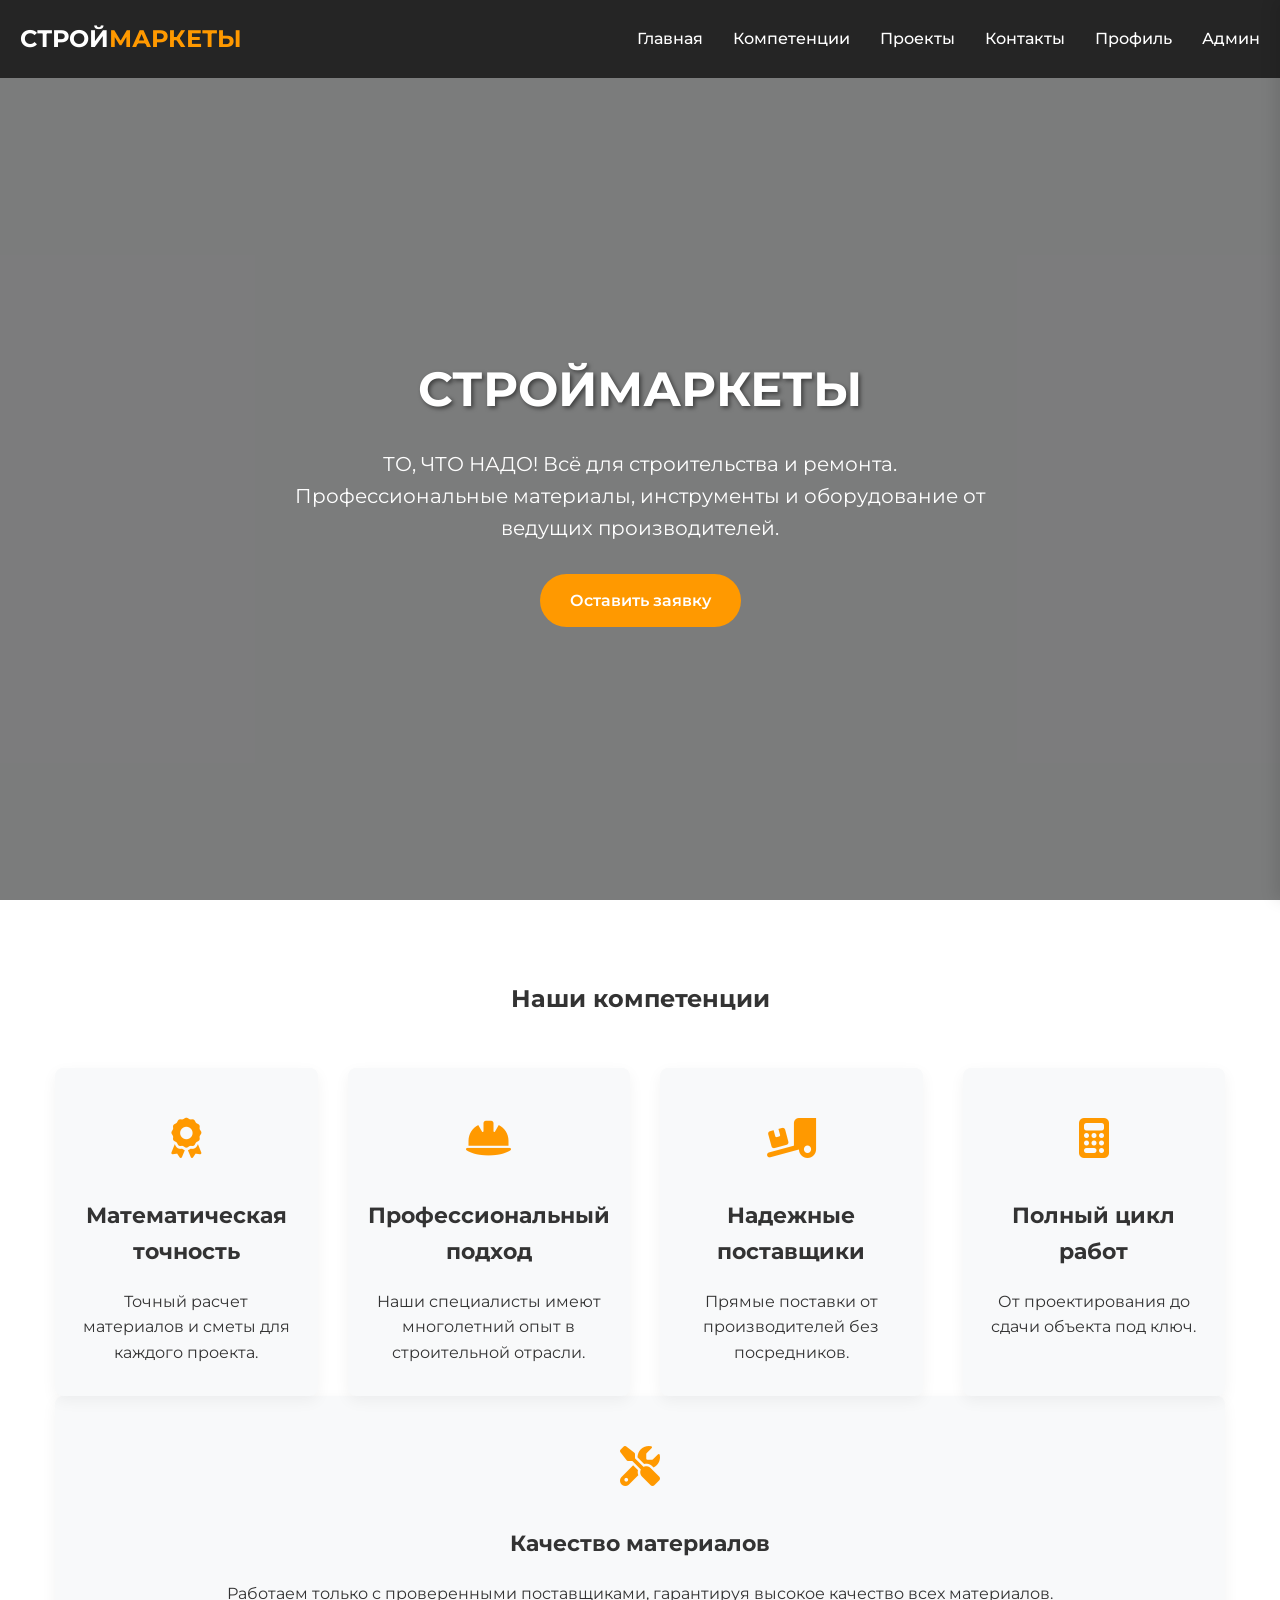
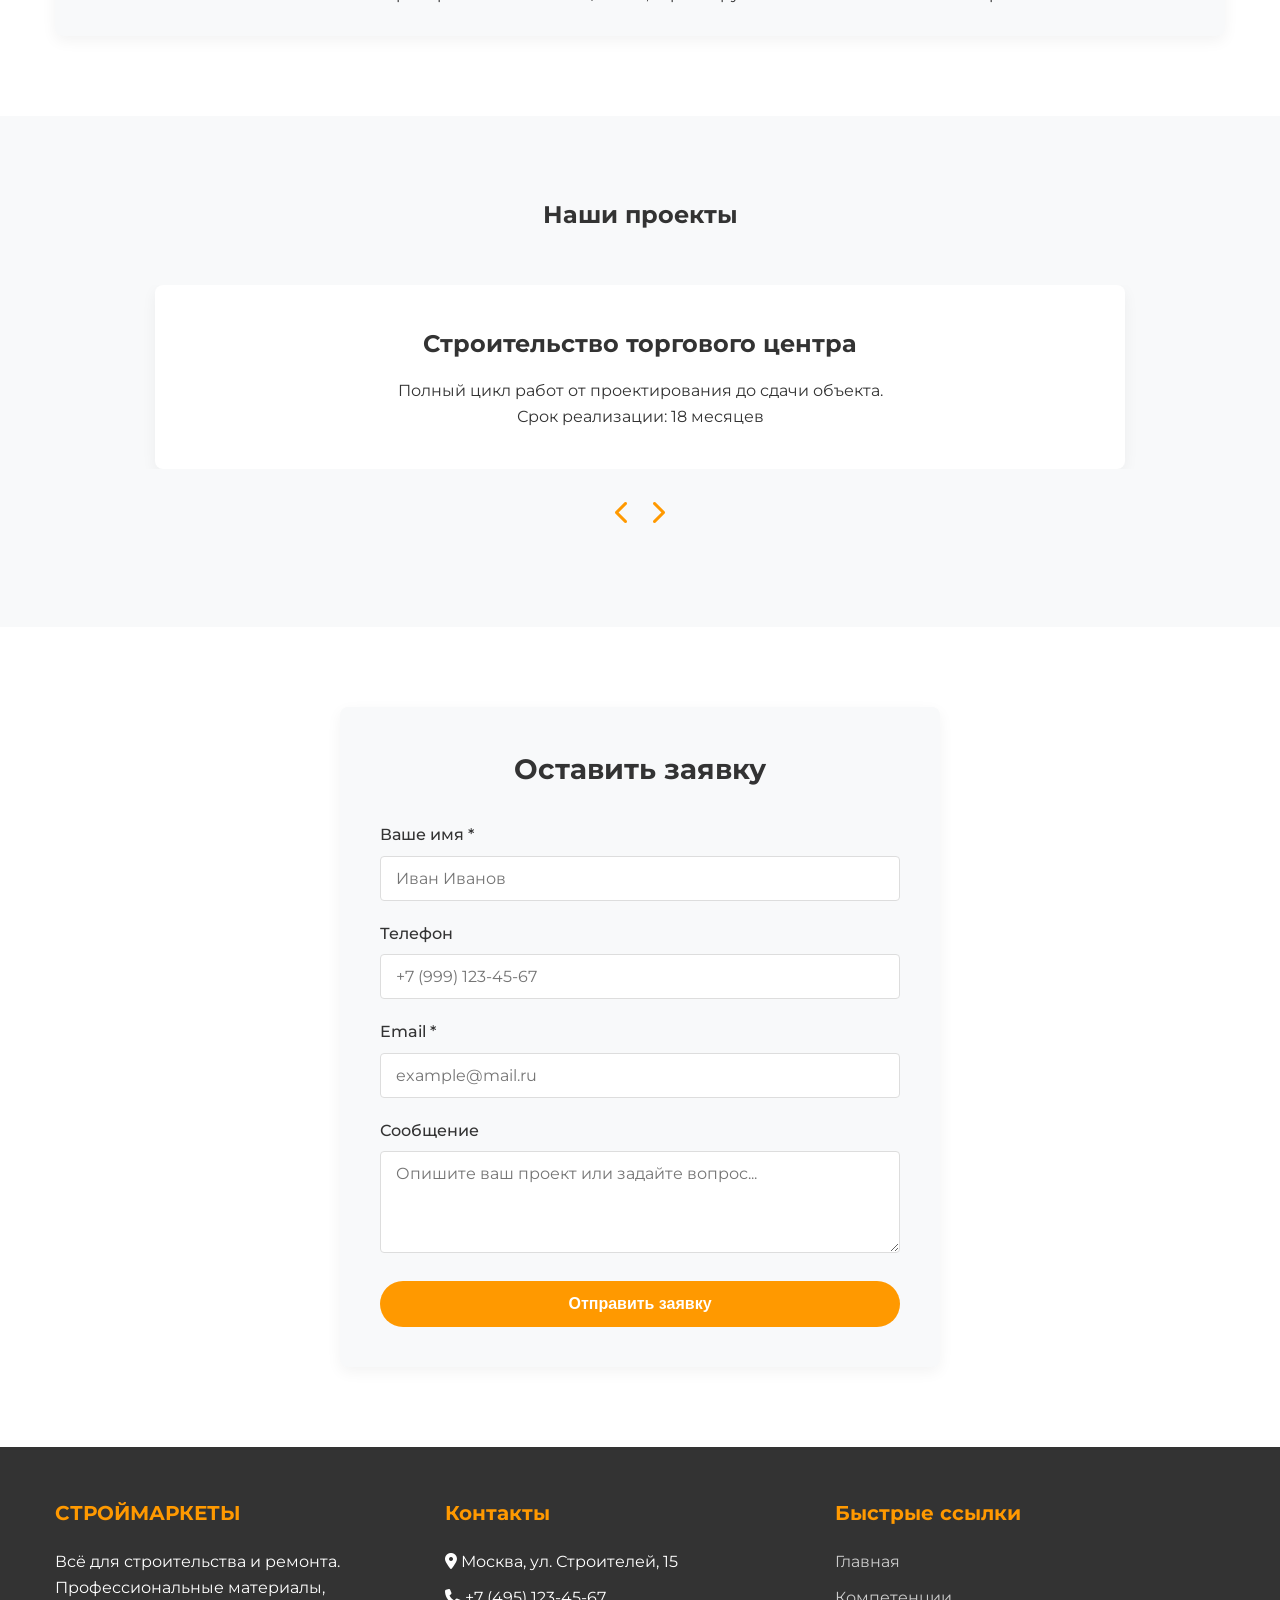
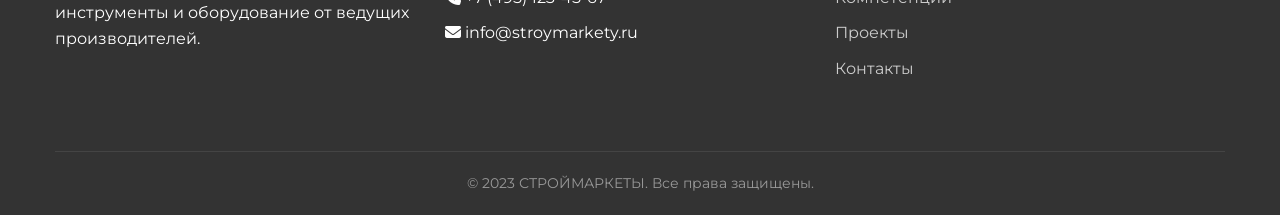
<file: index.html>
<!DOCTYPE html>
<html lang="ru">
<head>
    <link rel="stylesheet" href="./css/style.css">
    <meta charset="UTF-8">
    <meta name="viewport" content="width=device-width, initial-scale=1.0">
    <title>СТРОЙМАРКЕТЫ - ТО, ЧТО НАДО!</title>
    <link rel="preconnect" href="https://fonts.googleapis.com">
    <link rel="preconnect" href="https://fonts.gstatic.com" crossorigin>
    <link href="https://fonts.googleapis.com/css2?family=Montserrat:wght@300;400;500;600;700&display=swap" rel="stylesheet">
    <link rel="stylesheet" href="https://cdnjs.cloudflare.com/ajax/libs/font-awesome/6.4.0/css/all.min.css">
</head>
<body>

    <header class="header">
        <div class="video-background">
            <video autoplay muted loop playsinline>
                <source src="./mov/video.mp4" type="video/mp4">
                Ваш браузер не поддерживает видео.
            </video>
            <div class="video-overlay"></div>
        </div>

        <nav class="nav">
            <a href="#" class="logo">СТРОЙ<span>МАРКЕТЫ</span></a>
            <ul class="nav-links">
                <li><a href="#home">Главная</a></li>
                <li>
                    <a href="#competencies">Компетенции</a>
                    <div class="dropdown-menu">
                        <a href="#competency-5">Качество материалов</a>
                        <a href="#competency-2">Профессиональный подход</a>
                        <a href="#competency-3">Надежные поставщики</a>
                        <a href="#competency-1">Математическая точность</a>
                        <a href="#competency-4">Полный цикл работ</a>
                    </div>
                </li>
                <li><a href="#slider">Проекты</a></li>
                <li><a href="#form">Контакты</a></li>
                <li><a href="login.html">Профиль</a></li>
                <li><a href="admin.html">Админ</a></li>
            </ul>
            <button class="mobile-menu-btn" id="mobileMenuBtn">
                <i class="fas fa-bars"></i>
            </button>
        </nav>

        <div class="mobile-menu-overlay" id="mobileMenuOverlay"></div>
        <div class="mobile-menu" id="mobileMenu">
            <button class="mobile-menu-close" id="mobileMenuClose">
                <i class="fas fa-times"></i>
            </button>
            <ul class="mobile-menu-links">
                <li><a href="#home">Главная</a></li>
                <li><a href="#competencies">Компетенции</a></li>
                <li><a href="#slider">Проекты</a></li>
                <li><a href="#form">Контакты</a></li>
                <li><a href="login.html">Профиль</a></li>
            </ul>
        </div>

        <section class="hero" id="home">
            <div class="hero-content">
                <h1>СТРОЙМАРКЕТЫ</h1>
                <p>ТО, ЧТО НАДО! Всё для строительства и ремонта. Профессиональные материалы, инструменты и оборудование от ведущих производителей.</p>
                <a href="#form" class="btn">Оставить заявку</a>
            </div>
        </section>
    </header>

    <section class="competencies" id="competencies">
        <div class="container">
            <h2 class="section-title">Наши компетенции</h2>
            <div class="competencies-grid">
                <div class="competency-card" id="competency-1">
                    <div class="competency-icon"><i class="fas fa-award"></i></div>
                    <h3>Математическая точность</h3>
                    <p>Точный расчет материалов и сметы для каждого проекта.</p>
                </div>
                <div class="competency-card" id="competency-2">
                    <div class="competency-icon"><i class="fas fa-hard-hat"></i></div>
                    <h3>Профессиональный подход</h3>
                    <p>Наши специалисты имеют многолетний опыт в строительной отрасли.</p>
                </div>
                <div class="competency-card" id="competency-3">
                    <div class="competency-icon"><i class="fas fa-truck-loading"></i></div>
                    <h3>Надежные поставщики</h3>
                    <p>Прямые поставки от производителей без посредников.</p>
                </div>
                <div class="competency-card" id="competency-4">
                    <div class="competency-icon"><i class="fas fa-calculator"></i></div>
                    <h3>Полный цикл работ</h3>
                    <p>От проектирования до сдачи объекта под ключ.</p>
                </div>
            </div>
        </div>
        <div class="container">
            <div class="competency-card" id="competency-5">
                <div class="competency-icon"><i class="fas fa-tools"></i></div>
                <h3>Качество материалов</h3>
                <p>Работаем только с проверенными поставщиками, гарантируя высокое качество всех материалов.</p>
            </div>
        </div>
    </section>

    <section class="slider-section" id="slider">
        <div class="container">
            <h2 class="section-title">Наши проекты</h2>
            <div class="slider-container">
                <div class="slider-wrapper">
                    <div class="slider" id="jquery-slider">
                        <div class="slide"><div class="slide-content"><h3>Строительство торгового центра</h3><p>Полный цикл работ от проектирования до сдачи объекта.</p><p>Срок реализации: 18 месяцев</p></div></div>
                        <div class="slide"><div class="slide-content"><h3>Реконструкция жилого комплекса</h3><p>Капитальный ремонт и модернизация инженерных систем.</p><p>Срок реализации: 12 месяцев</p></div></div>
                        <div class="slide"><div class="slide-content"><h3>Строительство логистического центра</h3><p>Проектирование и строительство с энергосберегающими технологиями.</p><p>Срок реализации: 24 месяца</p></div></div>
                        <div class="slide"><div class="slide-content"><h3>Строительство бизнес-центра</h3><p>Бизнес-центр класса А с инновационными технологиями.</p><p>Срок реализации: 20 месяцев</p></div></div>
                    </div>
                </div>
                <div class="slider-nav">
                    <button class="slider-btn" id="prevBtn"><i class="fas fa-chevron-left"></i></button>
                    <button class="slider-btn" id="nextBtn"><i class="fas fa-chevron-right"></i></button>
                </div>
                <div class="slider-dots" id="sliderDots"></div>
            </div>
        </div>
    </section>

    <section class="form-section" id="form">
        <div class="container">
            <div class="form-container">
                <h2 class="form-title">Оставить заявку</h2>
                <div class="form-message" id="formMessage"></div>
                <!-- action для фоллбека без JS -->
                <form id="contactForm" action="process.php" method="POST">
                    <div class="form-group">
                        <label for="name">Ваше имя *</label>
                        <input type="text" id="name" name="name" class="form-control" required placeholder="Иван Иванов">
                        <span class="error" id="name-error" style="color:red;display:none;"></span>
                    </div>
                    <div class="form-group">
                        <label for="phone">Телефон</label>
                        <input type="tel" id="phone" name="phone" class="form-control" placeholder="+7 (999) 123-45-67">
                        <span class="error" id="phone-error" style="color:red;display:none;"></span>
                    </div>
                    <div class="form-group">
                        <label for="email">Email *</label>
                        <input type="email" id="email" name="email" class="form-control" required placeholder="example@mail.ru">
                        <span class="error" id="email-error" style="color:red;display:none;"></span>
                    </div>
                    <div class="form-group">
                        <label for="bio">Сообщение</label>
                        <textarea id="bio" name="bio" class="form-control" rows="4" placeholder="Опишите ваш проект или задайте вопрос..."></textarea>
                        <span class="error" id="bio-error" style="color:red;display:none;"></span>
                    </div>
                    <button type="submit" class="btn" style="width: 100%;" id="submitBtn">
                        <span id="submitText">Отправить заявку</span>
                        <span id="submitSpinner" style="display: none;">
                            <i class="fas fa-spinner fa-spin"></i> Отправка...
                        </span>
                    </button>
                </form>
            </div>
        </div>
    </section>

    <footer class="footer">
        <div class="container">
            <div class="footer-content">
                <div class="footer-column">
                    <h3>СТРОЙМАРКЕТЫ</h3>
                    <p>Всё для строительства и ремонта. Профессиональные материалы, инструменты и оборудование от ведущих производителей.</p>
                </div>
                <div class="footer-column">
                    <h3>Контакты</h3>
                    <ul class="footer-links">
                        <li><i class="fas fa-map-marker-alt"></i> Москва, ул. Строителей, 15</li>
                        <li><i class="fas fa-phone"></i> +7 (495) 123-45-67</li>
                        <li><i class="fas fa-envelope"></i> info@stroymarkety.ru</li>
                    </ul>
                </div>
                <div class="footer-column">
                    <h3>Быстрые ссылки</h3>
                    <ul class="footer-links">
                        <li><a href="#home">Главная</a></li>
                        <li><a href="#competencies">Компетенции</a></li>
                        <li><a href="#slider">Проекты</a></li>
                        <li><a href="#form">Контакты</a></li>
                    </ul>
                </div>
            </div>
            <div class="copyright">
                <p>&copy; 2023 СТРОЙМАРКЕТЫ. Все права защищены.</p>
            </div>
        </div>
    </footer>

    <script src="https://code.jquery.com/jquery-3.6.0.min.js"></script>
    <script src="./js/script.js"></script>
</body>
</html>
</file>
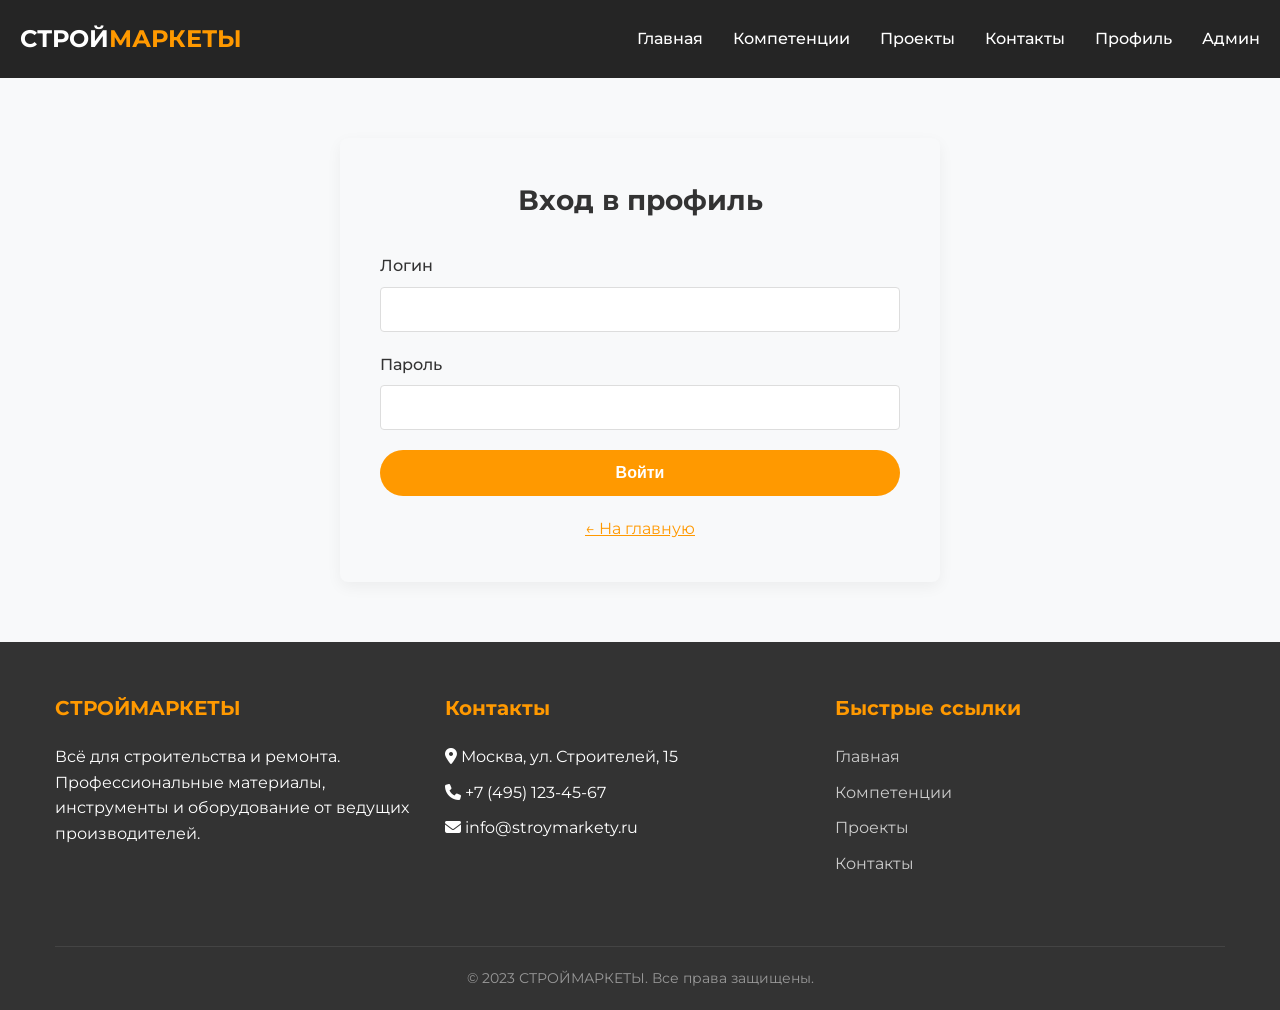
<file: login.html>
<!DOCTYPE html>
<html lang="ru">
<head>
    <meta charset="UTF-8">
    <meta name="viewport" content="width=device-width, initial-scale=1.0">
    <title>Профиль - СТРОЙМАРКЕТЫ</title>
    <link rel="preconnect" href="https://fonts.googleapis.com">
    <link rel="preconnect" href="https://fonts.gstatic.com" crossorigin>
    <link href="https://fonts.googleapis.com/css2?family=Montserrat:wght@300;400;500;600;700&display=swap" rel="stylesheet">
    <link rel="stylesheet" href="https://cdnjs.cloudflare.com/ajax/libs/font-awesome/6.4.0/css/all.min.css">
    <link rel="stylesheet" href="css/style.css">
    <style>
        /* страница без видео-фона, чтобы навигация была поверх */
        body { background-color: #f8f9fa; }
        .nav { background-color: rgba(0,0,0,0.85); }
    </style>
</head>
<body>
    <!-- Шапка -->
    <header>
        <nav class="nav">
            <a href="index.html" class="logo">СТРОЙ<span>МАРКЕТЫ</span></a>
            <ul class="nav-links">
                <li><a href="index.html">Главная</a></li>
                <li><a href="index.html#competencies">Компетенции</a></li>
                <li><a href="index.html#slider">Проекты</a></li>
                <li><a href="index.html#form">Контакты</a></li>
                <li><a href="login.html">Профиль</a></li>
                <li><a href="admin.html">Админ</a></li>
            </ul>
        </nav>
    </header>

    <!-- Основной контент -->
    <div class="container" style="padding-top:60px; padding-bottom:60px;">
        <div class="form-container" style="max-width:600px; margin:0 auto;">
            <h2 class="form-title" id="pageTitle">Вход в профиль</h2>
            <div class="form-message" id="formMessage"></div>

            <!-- Форма входа -->
            <form id="loginForm" action="login-process.php?action=login" method="POST">
                <div class="form-group">
                    <label for="login">Логин</label>
                    <input type="text" id="login" name="login" class="form-control" required>
                </div>
                <div class="form-group">
                    <label for="password">Пароль</label>
                    <input type="password" id="password" name="password" class="form-control" required>
                </div>
                <button type="submit" class="btn" style="width:100%;" id="loginBtn">Войти</button>
            </form>

            <!-- Форма редактирования (скрыта по умолчанию) -->
            <form id="editForm" action="login-process.php?action=update" method="POST" style="display:none;">
                <input type="hidden" id="userId" name="userId" value="">
                <div class="form-group">
                    <label for="editName">Ваше имя *</label>
                    <input type="text" id="editName" name="name" class="form-control" required>
                    <span class="error" id="name-error" style="color:red;display:none;"></span>
                </div>
                <div class="form-group">
                    <label for="editPhone">Телефон</label>
                    <input type="tel" id="editPhone" name="phone" class="form-control">
                    <span class="error" id="phone-error" style="color:red;display:none;"></span>
                </div>
                <div class="form-group">
                    <label for="editEmail">Email *</label>
                    <input type="email" id="editEmail" name="email" class="form-control" required>
                    <span class="error" id="email-error" style="color:red;display:none;"></span>
                </div>
                <div class="form-group">
                    <label for="editBio">О себе</label>
                    <textarea id="editBio" name="bio" class="form-control" rows="4"></textarea>
                    <span class="error" id="bio-error" style="color:red;display:none;"></span>
                </div>
                <button type="submit" class="btn" style="width:100%;" id="updateBtn">Сохранить изменения</button>
            </form>
            <p style="text-align:center; margin-top:20px;"><a href="index.html" style="color: #ff9900;">← На главную</a></p>
        </div>
    </div>

    <!-- Футер (тот же, что и на других страницах) -->
    <footer class="footer">
        <div class="container">
            <div class="footer-content">
                <div class="footer-column">
                    <h3>СТРОЙМАРКЕТЫ</h3>
                    <p>Всё для строительства и ремонта. Профессиональные материалы, инструменты и оборудование от ведущих производителей.</p>
                </div>
                <div class="footer-column">
                    <h3>Контакты</h3>
                    <ul class="footer-links">
                        <li><i class="fas fa-map-marker-alt"></i> Москва, ул. Строителей, 15</li>
                        <li><i class="fas fa-phone"></i> +7 (495) 123-45-67</li>
                        <li><i class="fas fa-envelope"></i> info@stroymarkety.ru</li>
                    </ul>
                </div>
                <div class="footer-column">
                    <h3>Быстрые ссылки</h3>
                    <ul class="footer-links">
                        <li><a href="index.html">Главная</a></li>
                        <li><a href="index.html#competencies">Компетенции</a></li>
                        <li><a href="index.html#slider">Проекты</a></li>
                        <li><a href="index.html#form">Контакты</a></li>
                    </ul>
                </div>
            </div>
            <div class="copyright">
                <p>&copy; 2023 СТРОЙМАРКЕТЫ. Все права защищены.</p>
            </div>
        </div>
    </footer>

    <script src="https://code.jquery.com/jquery-3.6.0.min.js"></script>
    <script src="js/script.js"></script>
</body>
</html>
</file>
<file: css/style.css>
* {
            margin: 0;
            padding: 0;
            box-sizing: border-box;
        }

        /* Базовые стили */
        body {
            font-family: 'Montserrat', sans-serif;
            line-height: 1.6;
            color: #333;
            background-color: #f8f9fa;
        }

        .container {
            width: 100%;
            max-width: 1200px;
            margin: 0 auto;
            padding: 0 15px;
        }

        /* Шапка с видео-фоном */
        .header {
            position: relative;
            height: 100vh;
            min-height: 600px;
            overflow: hidden;
            display: flex;
            flex-direction: column;
        }

        .video-background {
            position: absolute;
            top: 0;
            left: 0;
            width: 100%;
            height: 100%;
            z-index: -1;
        }

        .video-background video {
            width: 100%;
            height: 100%;
            object-fit: cover;
        }

        .video-overlay {
            position: absolute;
            top: 0;
            left: 0;
            width: 100%;
            height: 100%;
            background: rgba(0, 0, 0, 0.5);
            z-index: -1;
        }

        /* Навигация */
        .nav {
            display: flex;
            justify-content: space-between;
            align-items: center;
            padding: 20px ;
            background-color: rgba(0, 0, 0, 0.7);
            position: relative;
            z-index: 100;
        }

        .logo {
            font-size: 24px;
            font-weight: 700;
            color: #fff;
            text-decoration: none;
            display: flex;
            align-items: center;
        }

        .logo span {
            color: #ff9900;
        }

        .nav-links {
            display: flex;
            list-style: none;
        }

        .nav-links li {
            position: relative;
            margin-left: 30px;
        }

        .nav-links a {
            color: #fff;
            text-decoration: none;
            font-weight: 500;
            transition: color 0.3s;
        }

        .nav-links a:hover {
            color: #ff9900;
        }

        /* Выпадающее меню для десктопа */
        .dropdown-menu {
            position: absolute;
            top: 100%;
            left: 0;
            background-color: #fff;
            min-width: 200px;
            box-shadow: 0 8px 16px rgba(0,0,0,0.1);
            border-radius: 4px;
            opacity: 0;
            visibility: hidden;
            transform: translateY(10px);
            transition: all 0.3s ease;
            z-index: 1000;
        }

        .nav-links li:hover .dropdown-menu {
            opacity: 1;
            visibility: visible;
            transform: translateY(0);
        }

        .dropdown-menu a {
            color: #333;
            display: block;
            padding: 12px 20px;
            border-bottom: 1px solid #eee;
        }

        .dropdown-menu a:hover {
            background-color: #f5f5f5;
            color: #ff9900;
        }

        /* Мобильное меню */
        .mobile-menu-btn {
            display: none;
            background: none;
            border: none;
            color: #fff;
            font-size: 24px;
            cursor: pointer;
        }

        .mobile-menu {
            position: fixed;
            top: 0;
            right: -300px;
            width: 300px;
            height: 100%;
            background-color: #fff;
            box-shadow: -5px 0 15px rgba(0,0,0,0.1);
            transition: right 0.3s ease;
            z-index: 1001;
            padding: 80px 20px 20px;
            overflow-y: auto;
        }

        .mobile-menu.active {
            right: 0;
        }

        .mobile-menu-close {
            position: absolute;
            top: 20px;
            right: 20px;
            background: none;
            border: none;
            font-size: 24px;
            cursor: pointer;
            color: #333;
        }

        .mobile-menu-links {
            list-style: none;
        }

        .mobile-menu-links li {
            margin-bottom: 15px;
        }

        .mobile-menu-links a {
            color: #333;
            text-decoration: none;
            font-weight: 500;
            display: block;
            padding: 10px 0;
            border-bottom: 1px solid #eee;
        }

        .mobile-menu-overlay {
            position: fixed;
            top: 0;
            left: 0;
            width: 100%;
            height: 100%;
            background-color: rgba(0,0,0,0.5);
            z-index: 1000;
            opacity: 0;
            visibility: hidden;
            transition: all 0.3s ease;
        }

        .mobile-menu-overlay.active {
            opacity: 1;
            visibility: visible;
        }

        /* Герой-секция */
        .hero {
            flex: 1;
            display: flex;
            align-items: center;
            justify-content: center;
            text-align: center;
            color: #fff;
            padding: 0 20px;
        }

        .hero-content h1 {
            font-size: 48px;
            margin-bottom: 20px;
            text-shadow: 2px 2px 4px rgba(0,0,0,0.5);
        }

        .hero-content p {
            font-size: 20px;
            margin-bottom: 30px;
            max-width: 700px;
            margin-left: auto;
            margin-right: auto;
        }

        .btn {
            display: inline-block;
            background-color: #ff9900;
            color: #fff;
            padding: 14px 30px;
            border-radius: 30px;
            text-decoration: none;
            font-weight: 600;
            transition: background-color 0.3s;
            border: none;
            cursor: pointer;
            font-size: 16px;
        }

        .btn:hover {
            background-color: #e68a00;
        }

        /* Секция с компетенциями */
        .competencies {
            padding: 80px 0;
            background-color: #fff;
        }

        .section-title {
            text-align: center;
            font-size: 36x;
            margin-bottom: 50px;
            color: #333;
        }

        .competencies-grid {
            display: grid;
            grid-template-columns: repeat(auto-fill, minmax(255px, 1fr));
            gap: 40px;
            justify-items: center;
        }

        .competency-card {
            background-color: #f8f9fa;
            border-radius: 8px;
            padding: 30px 20px;
            text-align: center;
            box-shadow: 0 5px 15px rgba(0,0,0,0.05);
            transition: transform 0.3s, box-shadow 0.3s;
        }

        .competency-card:hover {
            transform: translateY(-10px);
            box-shadow: 0 15px 30px rgba(0,0,0,0.1);
        }

        .competency-icon {
            font-size: 40px;
            color: #ff9900;
            margin-bottom: 20px;
            height: 80px;
            display: flex;
            align-items: center;
            justify-content: center;
        }

        .competency-card h3 {
            font-size: 22px;
            margin-bottom: 20px;
        }

        /* Слайдер */
        .slider-section {
            padding: 80px 0;
            background-color: #f8f9fa;
        }

        .slider-container {
            position: relative;
            max-width: 1000px;
            margin: 0 auto;
            overflow: hidden;
        }

        .slider-wrapper {
            position: relative;
            overflow: hidden;
        }

        .slider {
            display: flex;
            transition: transform 0.5s ease;
        }

        .slide {
            min-width: 100%;
            padding: 0 15px;
        }

        .slide-content {
            background-color: #fff;
            border-radius: 8px;
            padding: 40px;
            box-shadow: 0 5px 15px rgba(0,0,0,0.05);
            text-align: center;
        }

        .slide-content h3 {
            font-size: 24px;
            margin-bottom: 15px;
            color: #333;
        }

        .slider-nav {
            display: flex;
            justify-content: center;
            margin-top: 30px;
        }

        .slider-btn {
            background: none;
            border: none;
            font-size: 24px;
            color: #ff9900;
            cursor: pointer;
            margin: 0 10px;
            transition: color 0.3s;
        }

        .slider-btn:hover {
            color: #e68a00;
        }

        .slider-dots {
            display: flex;
            justify-content: center;
            margin-top: 20px;
        }

        .dot {
            width: 12px;
            height: 12px;
            border-radius: 50%;
            background-color: #ddd;
            margin: 0 5px;
            cursor: pointer;
            transition: background-color 0.3s;
        }

        .dot.active {
            background-color: #ff9900;
        }

        /* Форма */
        .form-section {
            padding: 80px 0;
            background-color: #fff;
        }

        .form-container {
            max-width: 600px;
            margin: 0 auto;
            background-color: #f8f9fa;
            border-radius: 8px;
            padding: 40px;
            box-shadow: 0 5px 15px rgba(0,0,0,0.05);
        }

        .form-title {
            text-align: center;
            font-size: 28px;
            margin-bottom: 30px;
            color: #333;
        }

        .form-group {
            margin-bottom: 20px;
        }

        .form-group label {
            display: block;
            margin-bottom: 8px;
            font-weight: 500;
        }

        .form-control {
            width: 100%;
            padding: 12px 15px;
            border: 1px solid #ddd;
            border-radius: 4px;
            font-family: 'Montserrat', sans-serif;
            font-size: 16px;
        }

        .form-control:focus {
            outline: none;
            border-color: #ff9900;
        }

        .form-message {
            padding: 15px;
            border-radius: 4px;
            margin-bottom: 20px;
            text-align: center;
            display: none;
        }

        .form-message.success {
            background-color: #d4edda;
            color: #155724;
            display: block;
        }

        .form-message.error {
            background-color: #f8d7da;
            color: #721c24;
            display: block;
        }

        /* Футер */
        .footer {
            background-color: #333;
            color: #fff;
            padding: 50px 0 20px;
        }

        .footer-content {
            display: flex;
            flex-wrap: wrap;
            justify-content: space-between;
            margin-bottom: 30px;
        }

        .footer-column {
            flex: 1;
            min-width: 250px;
            margin-bottom: 30px;
            padding-right: 20px;
        }

        .footer-column h3 {
            font-size: 20px;
            margin-bottom: 20px;
            color: #ff9900;
        }

        .footer-links {
            list-style: none;
        }

        .footer-links li {
            margin-bottom: 10px;
        }

        .footer-links a {
            color: #ccc;
            text-decoration: none;
            transition: color 0.3s;
        }

        .footer-links a:hover {
            color: #ff9900;
        }

        .copyright {
            text-align: center;
            padding-top: 20px;
            border-top: 1px solid #444;
            color: #999;
            font-size: 14px;
        }

        /* Адаптивность */
        @media (max-width: 992px) {
            .hero-content h1 {
                font-size: 40px;
            }
            
            .competencies-grid {
                grid-template-columns: repeat(2, 1fr);
            }
        }

        @media (max-width: 768px) {
            .nav-links {
                display: none;
            }
            
            .mobile-menu-btn {
                display: block;
            }
            
            .hero-content h1 {
                font-size: 32px;
            }
            
            .hero-content p {
                font-size: 18px;
            }
            
            .section-title {
                font-size: 28px;
            }
            
            .competencies-grid {
                grid-template-columns: 1fr;
            }
            
            .slide-content {
                padding: 30px 20px;
            }
            
            .form-container {
                padding: 30px 20px;
            }
        }

        @media (max-width: 576px) {
            .hero-content h1 {
                font-size: 28px;
            }
            
            .footer-content {
                flex-direction: column;
            }
            
            .footer-column {
                padding-right: 0;
            }
            /* Стили для индикатора загрузки */
            #submitSpinner {
                margin-left: 8px;
            }

            .btn:disabled {
                opacity: 0.7;
                cursor: not-allowed;
            }

            /* Дополнительные стили для сообщений формы */
            .form-message.info {
                background-color: #d1ecf1;
                color: #0c5460;
                border: 1px solid #bee5eb;
            }

            .form-message.warning {
                background-color: #fff3cd;
                color: #856404;
                border: 1px solid #ffeaa7;
            }
            /* Админ-панель */
.admin-table {
    width: 100%;
    border-collapse: collapse;
    margin-top: 20px;
    font-size: 14px;
}
.admin-table th, .admin-table td {
    padding: 12px 10px;
    text-align: left;
    border-bottom: 1px solid #ddd;
}
.admin-table th {
    background-color: #f2f2f2;
    font-weight: 600;
    color: #333;
}
.admin-table tbody tr:hover {
    background-color: #f9f9f9;
}
.btn-danger {
    background-color: #dc3545;
    color: white;
    border: none;
    padding: 8px 16px;
    border-radius: 4px;
    cursor: pointer;
    transition: background-color 0.3s;
}
.btn-danger:hover {
    background-color: #c82333;
}
#logoutAdminBtn {
    background-color: #6c757d;
}
#logoutAdminBtn:hover {
    background-color: #5a6268;
}
                    tr.editing td {
    vertical-align: middle;
}
.edit-input {
    width: 100%;
    padding: 6px 8px;
    border: 1px solid #ccc;
    border-radius: 4px;
    font-family: inherit;
    font-size: 14px;
}
.btn-edit, .btn-save, .btn-cancel {
    background-color: #007bff;
    color: white;
    border: none;
    padding: 6px 12px;
    border-radius: 4px;
    cursor: pointer;
    margin-right: 5px;
    font-size: 13px;
    transition: background-color 0.3s;
}
.btn-edit:hover, .btn-save:hover {
    background-color: #0056b3;
}
.btn-cancel {
    background-color: #6c757d;
}
.btn-cancel:hover {
    background-color: #5a6268;
}
.btn-danger {
    background-color: #dc3545;
}
.btn-danger:hover {
    background-color: #c82333;
}
        }
</file>
